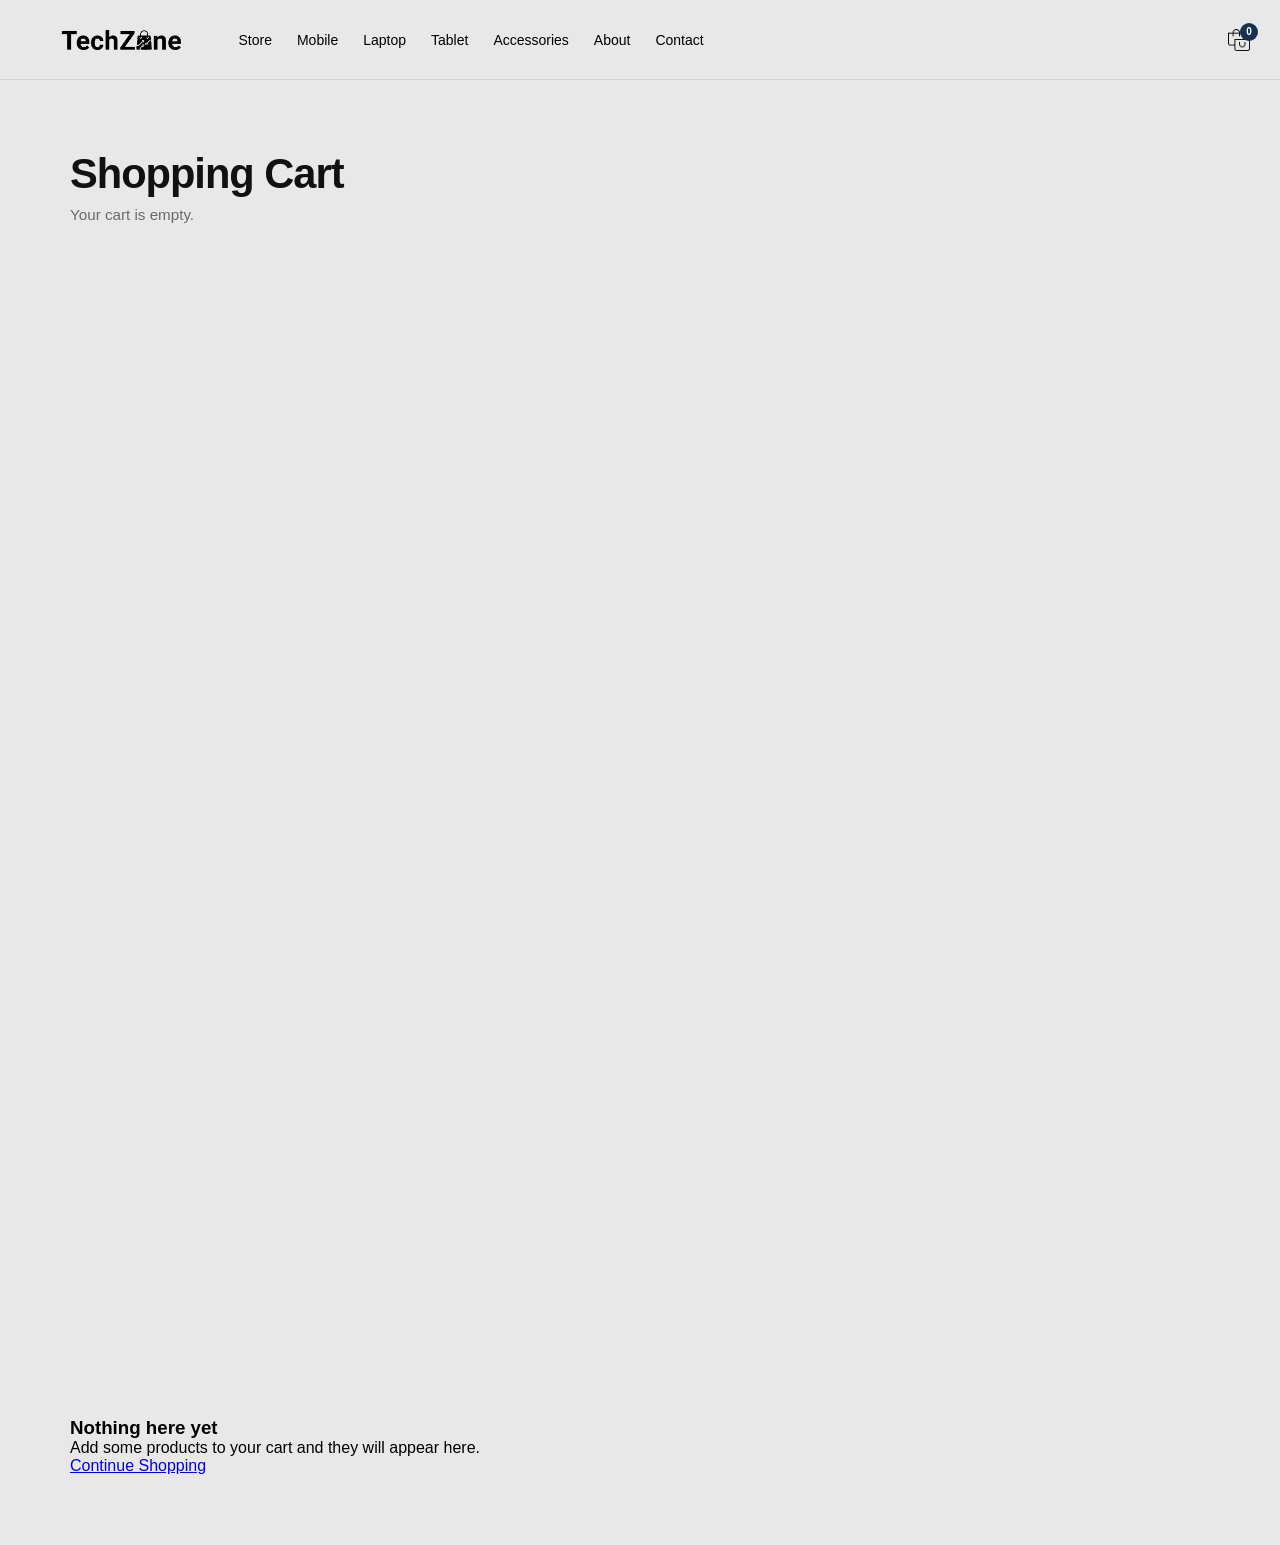
<file: cart.html>
<!DOCTYPE html>
<html lang="en">
<head>
  <meta charset="UTF-8">
  <meta name="viewport" content="width=device-width, initial-scale=1.0">
  <title>Cart - TechZone</title>
  <link rel="stylesheet" href="./css/style.css">

</head> <link href="https://fonts.googleapis.com/css2?family=Syne:wght@700;800&family=DM+Sans:wght@300;400;500&display=swap" rel="stylesheet">

<body>

<!-- NAVBAR -->
<header class="navbar">
  <div class="nav-left">
    <a href="index.html" class="logo">
      <img src="./images/logo.png" alt="TechZone Logo">
    </a>
    <a href="store.html">Store</a>
    <a href="#">Mobile</a>
    <a href="#">Laptop</a>
    <a href="#">Tablet</a>
    <a href="#">Accessories</a>
    <a href="index.html#about">About</a>
    <a href="index.html#contact">Contact</a>
  </div>

  <div class="nav-right">
    <a href="cart.html" class="bag">
      <img src="./images/bag.png" alt="Bag">
      <span class="cart-count" id="cart-count">0</span>
    </a>
  </div>
</header>

<!-- CART PAGE -->
<section class="cart-page">

  <h1 class="cart-page-title">Shopping Cart</h1>
  <p class="cart-page-sub" id="cart-subtitle">Loading your items...</p>

  <!-- dynamic content injected here -->
  <div id="cart-content"></div>

</section>

<!-- toast notification -->
<div class="toast" id="toast"></div>








<script>

  function getCart() {
    return JSON.parse(localStorage.getItem("cart")) || [];
  }

  function saveCart(cart) {
    localStorage.setItem("cart", JSON.stringify(cart));
  }

  function showToast(msg) {
    const t = document.getElementById("toast");
    t.textContent = msg;
    t.classList.add("show");
    setTimeout(() => t.classList.remove("show"), 2800);
  }

  function formatPrice(num) {
    return parseFloat(num).toFixed(2) + "$";
  }

  function parsePrice(price) {
    if (typeof price === "number") return price;
    return parseFloat(String(price).replace(/[^0-9.]/g, "")) || 0;
  }

  function updateCartCount() {
    const cart = getCart();
    const count = cart.reduce((sum, item) => sum + item.quantity, 0);
    const el = document.getElementById("cart-count");
    if (el) el.textContent = count;
  }

  function removeItem(index) {
    const cart = getCart();
    cart.splice(index, 1);
    saveCart(cart);
    render();
    showToast("Item removed from cart");
  }

  function changeQty(index, delta) {
    const cart = getCart();
    cart[index].quantity = Math.max(1, cart[index].quantity + delta);
    saveCart(cart);
    render();
  }

  function handleCheckout() {
    const cart = getCart();
    if (cart.length === 0) return;

    showToast("Order placed successfully! Thank you 🎉");

    setTimeout(() => {
      localStorage.removeItem("cart");
      render();
    }, 1800);
  }

  function render() {
    updateCartCount();

    const cart = getCart();
    const container = document.getElementById("cart-content");
    const subtitle  = document.getElementById("cart-subtitle");

    if (cart.length === 0) {
      subtitle.textContent = "Your cart is empty.";

      container.innerHTML = `
        <div class="cart-empty">
          <div class="cart-empty-icon">
            <svg viewBox="0 0 24 24" fill="none" stroke-width="1.5" stroke-linecap="round" stroke-linejoin="round">
              <path d="M6 2L3 6v14a2 2 0 002 2h14a2 2 0 002-2V6l-3-4z"/>
              <line x1="3" y1="6" x2="21" y2="6"/>
              <path d="M16 10a4 4 0 01-8 0"/>
            </svg>
          </div>

          <h3>Nothing here yet</h3>
          <p>Add some products to your cart and they will appear here.</p>
          <a href="index.html">Continue Shopping</a>
        </div>
      `;
      return;
    }

    const totalItems = cart.reduce((s, i) => s + i.quantity, 0);
    subtitle.textContent = totalItems === 1 ? "1 item in your cart" : `${totalItems} items in your cart`;

    const subtotal = cart.reduce((s, i) => s + parsePrice(i.price) * i.quantity, 0);
    const shipping = subtotal > 500 ? 0 : 9.99;
    const total    = subtotal + shipping;

    const itemsHTML = cart.map((item, index) => {
      const lineTotal = parsePrice(item.price) * item.quantity;

      return `
        <div class="cart-item" style="animation-delay:${index * 0.06}s">
          <img class="cart-item-img"
               src="${item.image || './images/placeholder.jpg'}"
               alt="${item.name}"
               onerror="this.src='./images/placeholder.jpg'">

          <div class="cart-item-details">
            <div class="cart-item-name">${item.name}</div>
            <div class="cart-item-variant">${item.storage || ''} ${item.color ? '· ' + item.color : ''}</div>
            <div class="cart-item-price">${formatPrice(parsePrice(item.price))} each</div>
          </div>

          <div class="cart-item-controls">
            <div class="qty-control">
              <button class="qty-btn" onclick="changeQty(${index}, -1)">−</button>
              <span class="qty-value">${item.quantity}</span>
              <button class="qty-btn" onclick="changeQty(${index}, +1)">+</button>
            </div>

            <div class="cart-item-total">
              <span class="line-total">${formatPrice(lineTotal)}</span>

              <button class="remove-btn" onclick="removeItem(${index})">
                <svg viewBox="0 0 24 24" fill="none" stroke-width="1.8" stroke-linecap="round" stroke-linejoin="round">
                  <polyline points="3 6 5 6 21 6"/>
                  <path d="M19 6l-1 14H6L5 6"/>
                  <path d="M10 11v6M14 11v6"/>
                  <path d="M9 6V4h6v2"/>
                </svg>
                Remove
              </button>
            </div>

          </div>
        </div>
      `;
    }).join('');

    container.innerHTML = `
      <div class="cart-layout">

        <div class="cart-items-list">
          ${itemsHTML}
        </div>

        <div class="cart-summary-box">
          <div class="summary-title">Order Summary</div>

          <div class="summary-row">
            <span>Subtotal (${totalItems} item${totalItems > 1 ? 's' : ''})</span>
            <span>${formatPrice(subtotal)}</span>
          </div>

          <div class="summary-row">
            <span>Shipping</span>
            <span>${shipping === 0 ? 'Free' : formatPrice(shipping)}</span>
          </div>

          <div class="summary-divider"></div>

          <div class="summary-total">
            <span class="summary-total-label">Total</span>
            <span class="summary-total-amount">${formatPrice(total)}</span>
          </div>

          <button class="checkout-btn" onclick="handleCheckout()">
            Proceed to Checkout →
          </button>

          <a href="index.html" class="continue-link">← Continue Shopping</a>
        </div>

      </div>
    `;
  }

  render();

</script>

</body>
</html>
</file>
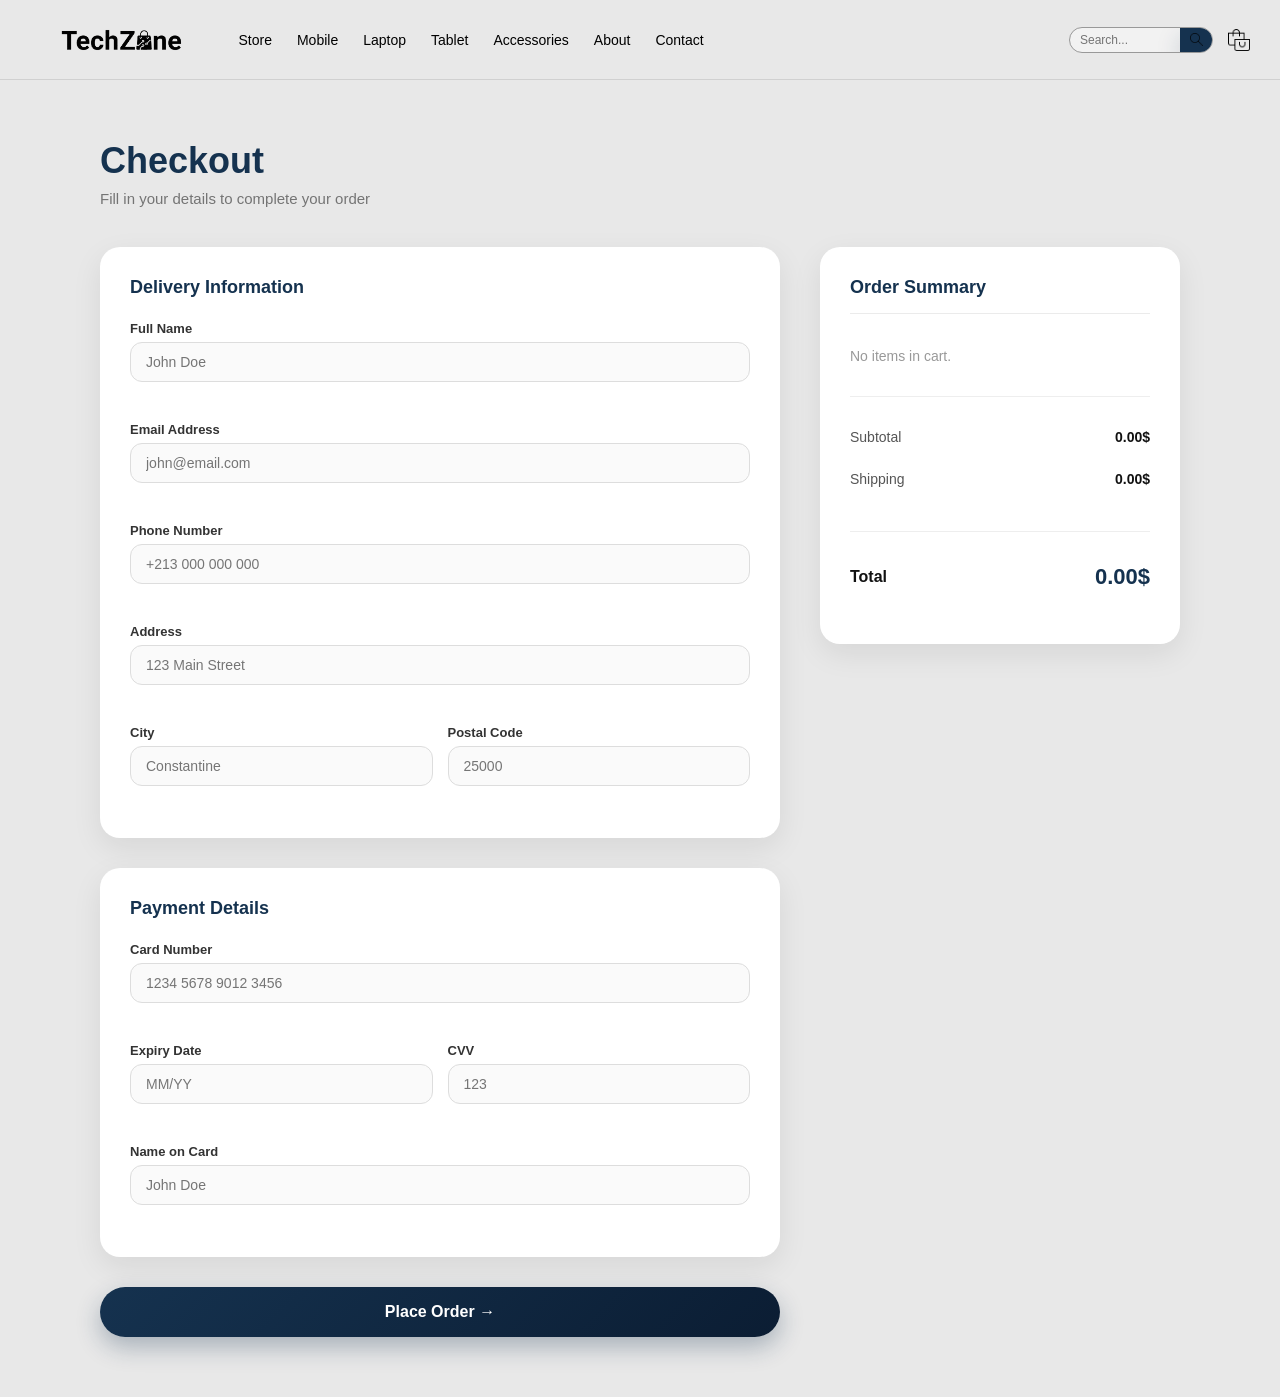
<file: checkout.html>
<!DOCTYPE html>
<html lang="en">
<head>
    <meta charset="UTF-8">
    <meta name="viewport" content="width=device-width, initial-scale=1.0">
    <title>Checkout - TechZone</title>
    <link rel="stylesheet" href="./css/style.css">
</head>

<body>

<!-- NAVBAR -->
<header class="navbar">
    <div class="nav-left">
        <a href="index.html" class="logo">
            <img src="./images/logo.png" alt="TechZone Logo">
        </a>
        <a href="#">Store</a>
        <a href="#">Mobile</a>
        <a href="#">Laptop</a>
        <a href="#">Tablet</a>
        <a href="#">Accessories</a>
        <a href="#">About</a>
        <a href="#">Contact</a>
    </div>
    <div class="nav-right">
        <div class="search-box">
            <input type="text" class="search-bar" placeholder="Search...">
            <button class="search-btn">
                <img class="loupe" src="./images/loupe.png" alt="Search">
            </button>
        </div>
        <a href="cart.html" class="bag">
            <img src="./images/bag.png" alt="Bag">
        </a>
    </div>
</header>

<!-- CHECKOUT PAGE -->
<section class="checkout-page">

    <h1 class="checkout-title">Checkout</h1>
    <p class="checkout-sub">Fill in your details to complete your order</p>

    <div class="checkout-layout">

        <!-- LEFT: Form -->
        <div class="checkout-form-box">

            <!-- Delivery Info -->
            <div class="form-section">
                <h2 class="form-section-title">Delivery Information</h2>

                <div class="form-group">
                    <label>Full Name</label>
                    <input type="text" id="full-name" placeholder="John Doe">
                    <span class="error-msg" id="error-name"></span>
                </div>

                <div class="form-group">
                    <label>Email Address</label>
                    <input type="email" id="email" placeholder="john@email.com">
                    <span class="error-msg" id="error-email"></span>
                </div>

                <div class="form-group">
                    <label>Phone Number</label>
                    <input type="tel" id="phone" placeholder="+213 000 000 000">
                    <span class="error-msg" id="error-phone"></span>
                </div>

                <div class="form-group">
                    <label>Address</label>
                    <input type="text" id="address" placeholder="123 Main Street">
                    <span class="error-msg" id="error-address"></span>
                </div>

                <div class="form-row">
                    <div class="form-group">
                        <label>City</label>
                        <input type="text" id="city" placeholder="Constantine">
                        <span class="error-msg" id="error-city"></span>
                    </div>
                    <div class="form-group">
                        <label>Postal Code</label>
                        <input type="text" id="postal" placeholder="25000">
                        <span class="error-msg" id="error-postal"></span>
                    </div>
                </div>

            </div>

            <!-- Payment Info -->
            <div class="form-section">
                <h2 class="form-section-title">Payment Details</h2>

                <div class="form-group">
                    <label>Card Number</label>
                    <input type="text" id="card-number" placeholder="1234 5678 9012 3456" maxlength="19">
                    <span class="error-msg" id="error-card"></span>
                </div>

                <div class="form-row">
                    <div class="form-group">
                        <label>Expiry Date</label>
                        <input type="text" id="expiry" placeholder="MM/YY" maxlength="5">
                        <span class="error-msg" id="error-expiry"></span>
                    </div>
                    <div class="form-group">
                        <label>CVV</label>
                        <input type="text" id="cvv" placeholder="123" maxlength="3">
                        <span class="error-msg" id="error-cvv"></span>
                    </div>
                </div>

                <div class="form-group">
                    <label>Name on Card</label>
                    <input type="text" id="card-name" placeholder="John Doe">
                    <span class="error-msg" id="error-card-name"></span>
                </div>

            </div>

            <button class="place-order-btn" onclick="placeOrder()">
                Place Order →
            </button>

        </div>

        <!-- RIGHT: Order Summary -->
        <div class="checkout-summary-box">
            <div class="summary-title">Order Summary</div>
            <div id="checkout-items"></div>
            <div class="summary-divider"></div>

            <div class="summary-row">
                <span>Subtotal</span>
                <span id="checkout-subtotal">0.00$</span>
            </div>
            <div class="summary-row">
                <span>Shipping</span>
                <span id="checkout-shipping">0.00$</span>
            </div>

            <div class="summary-divider"></div>

            <div class="summary-total">
                <span class="summary-total-label">Total</span>
                <span class="summary-total-amount" id="checkout-total">0.00$</span>
            </div>
        </div>

    </div>

</section>

<!-- Success Popup -->
<div class="success-overlay" id="success-overlay">
    <div class="success-box">
        <div class="success-icon">✓</div>
        <h2>Order Placed!</h2>
        <p>Thank you for your purchase. Your order is being processed.</p>
        <a href="index.html" class="success-btn">Back to Home</a>
    </div>
</div>












<script>

// --- Load cart and show summary ---
function getCart() {
    return JSON.parse(localStorage.getItem("cart")) || [];
}

function parsePrice(price) {
    if (typeof price === "number") return price;
    return parseFloat(String(price).replace(/[^0-9.]/g, "")) || 0;
}

function formatPrice(num) {
    return parseFloat(num).toFixed(2) + "$";
}

function loadSummary() {
    const cart = getCart();
    const container = document.getElementById("checkout-items");

    if (cart.length === 0) {
        container.innerHTML = "<p style='color:#999;font-size:14px;'>No items in cart.</p>";
        return;
    }

    let html = "";
    let subtotal = 0;

    cart.forEach(item => {
        const lineTotal = parsePrice(item.price) * item.quantity;
        subtotal += lineTotal;

        html += `
            <div class="checkout-item">
                <img src="${item.image || ''}" alt="${item.name}"
                     onerror="this.style.display='none'">
                <div class="checkout-item-info">
                    <p class="checkout-item-name">${item.name}</p>
                    <p class="checkout-item-variant">${item.storage || ''} ${item.color ? '· ' + item.color : ''}</p>
                    <p class="checkout-item-qty">Qty: ${item.quantity}</p>
                </div>
                <p class="checkout-item-price">${formatPrice(lineTotal)}</p>
            </div>
        `;
    });

    const shipping = subtotal > 500 ? 0 : 9.99;
    const total = subtotal + shipping;

    container.innerHTML = html;
    document.getElementById("checkout-subtotal").textContent = formatPrice(subtotal);
    document.getElementById("checkout-shipping").textContent = shipping === 0 ? "Free" : formatPrice(shipping);
    document.getElementById("checkout-total").textContent = formatPrice(total);
}

// --- Format card number with spaces ---
document.getElementById("card-number").addEventListener("input", function() {
    let val = this.value.replace(/\D/g, "").substring(0, 16);
    this.value = val.match(/.{1,4}/g)?.join(" ") || val;
});

// --- Format expiry date ---
document.getElementById("expiry").addEventListener("input", function() {
    let val = this.value.replace(/\D/g, "").substring(0, 4);
    if (val.length >= 2) val = val.substring(0, 2) + "/" + val.substring(2);
    this.value = val;
});

// --- Validation ---
function showError(id, msg) {
    document.getElementById(id).textContent = msg;
}

function clearErrors() {
    document.querySelectorAll(".error-msg").forEach(el => el.textContent = "");
}

function validateForm() {
    clearErrors();
    let valid = true;

    const name = document.getElementById("full-name").value.trim();
    const email = document.getElementById("email").value.trim();
    const phone = document.getElementById("phone").value.trim();
    const address = document.getElementById("address").value.trim();
    const city = document.getElementById("city").value.trim();
    const postal = document.getElementById("postal").value.trim();
    const cardNumber = document.getElementById("card-number").value.trim();
    const expiry = document.getElementById("expiry").value.trim();
    const cvv = document.getElementById("cvv").value.trim();
    const cardName = document.getElementById("card-name").value.trim();

    if (!name) { showError("error-name", "Full name is required"); valid = false; }
    if (!email || !email.includes("@")) { showError("error-email", "Valid email is required"); valid = false; }
    if (!phone) { showError("error-phone", "Phone number is required"); valid = false; }
    if (!address) { showError("error-address", "Address is required"); valid = false; }
    if (!city) { showError("error-city", "City is required"); valid = false; }
    if (!postal) { showError("error-postal", "Postal code is required"); valid = false; }
    if (cardNumber.replace(/\s/g, "").length < 16) { showError("error-card", "Valid card number is required"); valid = false; }
    if (expiry.length < 5) { showError("error-expiry", "Valid expiry date is required"); valid = false; }
    if (cvv.length < 3) { showError("error-cvv", "Valid CVV is required"); valid = false; }
    if (!cardName) { showError("error-card-name", "Name on card is required"); valid = false; }

    return valid;
}

// --- Place Order ---
function placeOrder() {
    if (!validateForm()) return;

    // Clear cart
    localStorage.removeItem("cart");

    // Show success popup
    document.getElementById("success-overlay").style.display = "flex";
}

loadSummary();

</script>
</body>
</html>
</file>
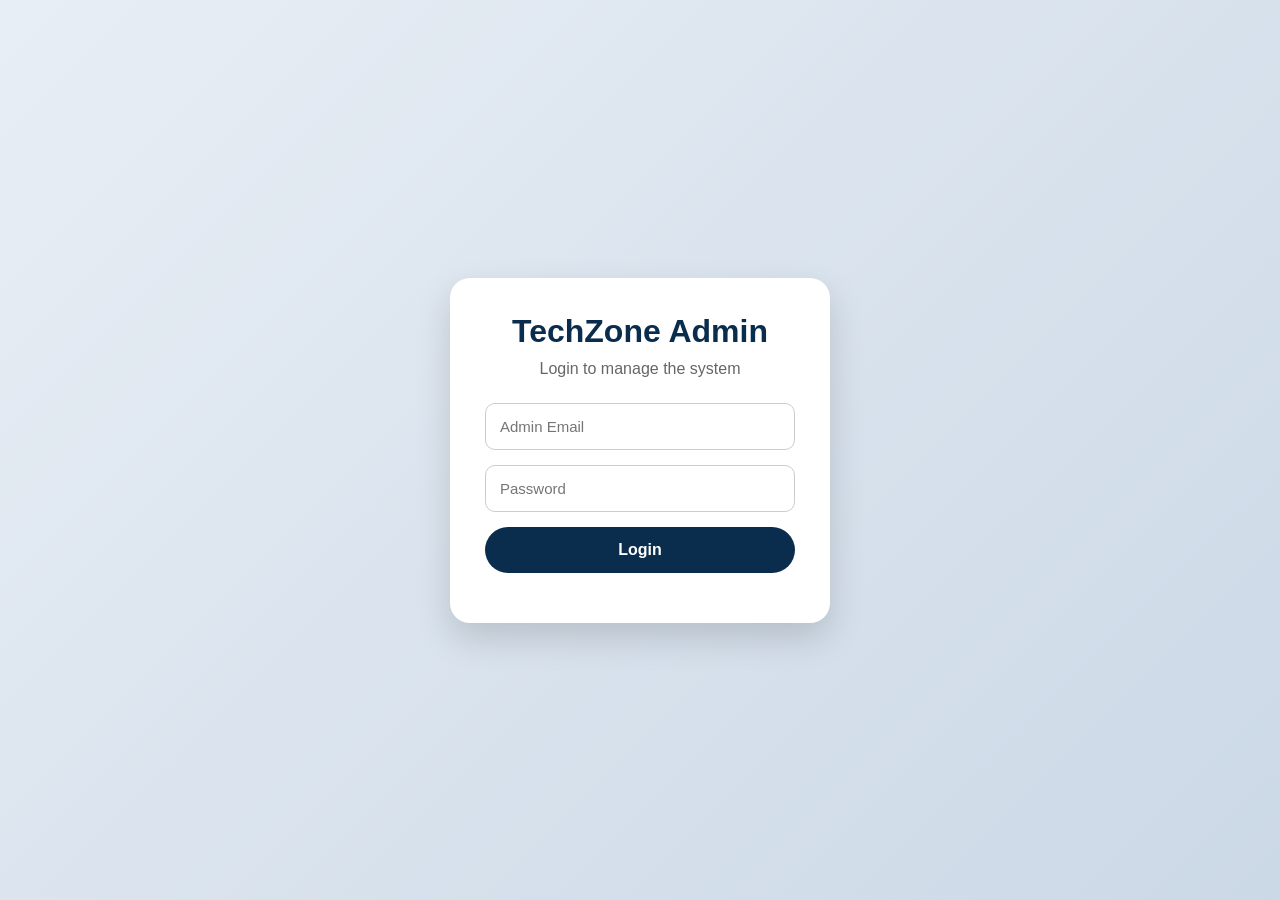
<file: admin/dashboard.html>
<!DOCTYPE html>
<html lang="en">
<head>
  <meta charset="UTF-8">
  <meta name="viewport" content="width=device-width, initial-scale=1.0">
  <title>Admin Dashboard</title>
  <link rel="stylesheet" href="../css/admin.css">
</head>
<body class="admin-body">

  <div class="sidebar">
    <h2>TechZone</h2>
    <a href="dashboard.html">Dashboard</a>
    <a href="products.html">Products</a>
    <a href="orders.html">Orders</a>
    <a href="users.html">Users</a>
    <button id="logoutBtn">Logout</button>
  </div>

  <div class="main-content">
    <h1>Admin Dashboard</h1>
    <p>Welcome back, Admin</p>

    <div class="stats-container">
      <div class="stat-card">
        <h3>Total Products</h3>
        <p>12</p>
      </div>

      <div class="stat-card">
        <h3>Current Orders</h3>
        <p>5</p>
      </div>

      <div class="stat-card">
        <h3>Registered Users</h3>
        <p>8</p>
      </div>

      <div class="stat-card">
        <h3>Low Stock</h3>
        <p>3</p>
      </div>
    </div>

    <div class="dashboard-box">
      <h2>Quick Search</h2>
      <input type="text" placeholder="Search products, orders, users...">
      <button>Search</button>
    </div>
  </div>

  <script src="../js/admin.js"></script>
</body>
</html>
</file>
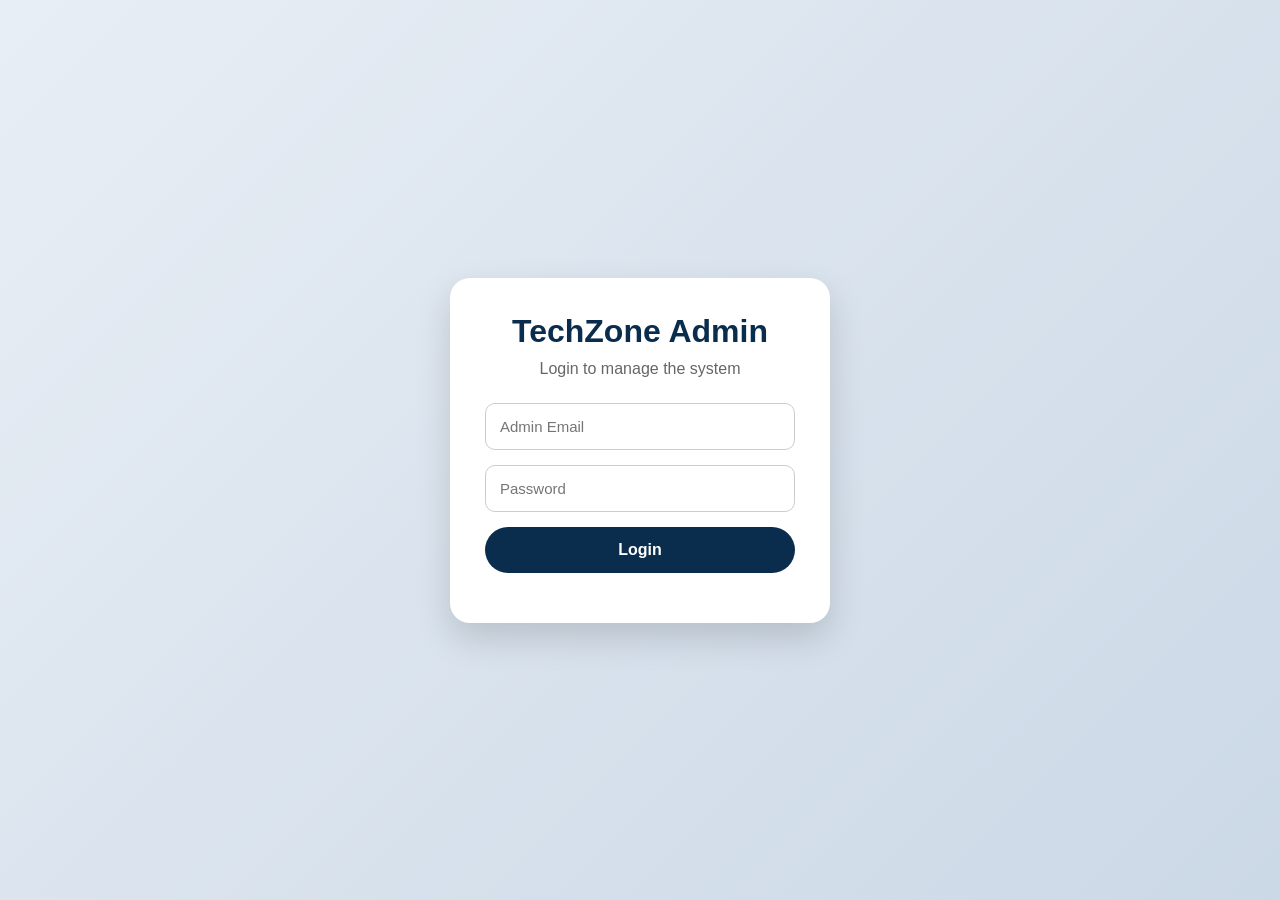
<file: admin/login.html>
<!DOCTYPE html>
<html lang="en">
<head>
  <meta charset="UTF-8">
  <meta name="viewport" content="width=device-width, initial-scale=1.0">
  <title>TechZone Admin</title>

  <!-- Main site style (optional but nice) -->
  <link rel="stylesheet" href="../css/style.css">

  <!-- Admin style -->
  <link rel="stylesheet" href="../css/admin.css">
</head>

<body>

  <div class="login-box">
    <h1>TechZone Admin</h1>
    <p>Login to manage the system</p>

    <input type="email" id="email" placeholder="Admin Email">
    <input type="password" id="password" placeholder="Password">

    <button id="loginBtn">Login</button>

    <div id="errorMessage" class="error"></div>
  </div>

  <script src="../js/admin.js"></script>
</body>
</html>
</file>
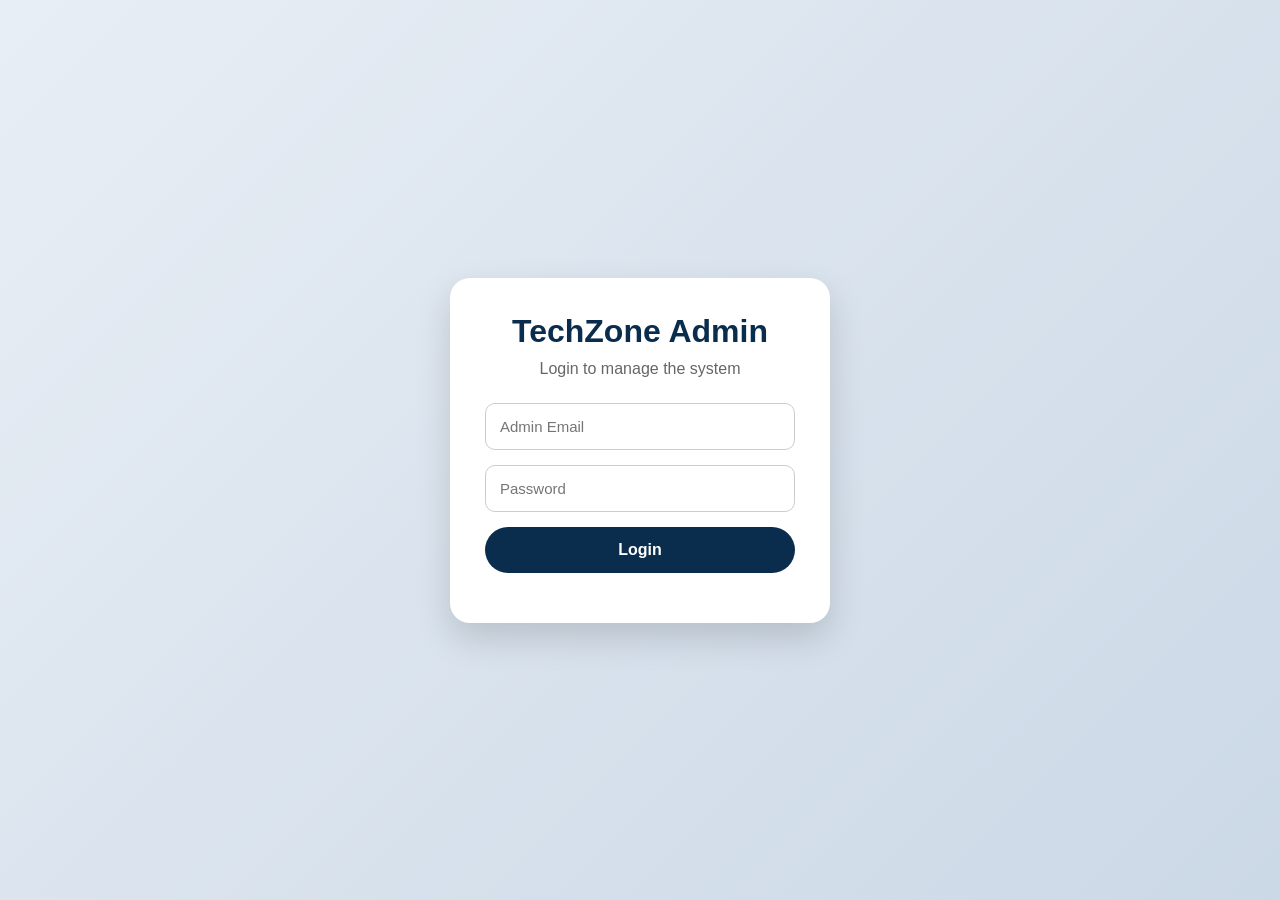
<file: admin/orders.html>
<!DOCTYPE html>
<html lang="en">
<head>
  <meta charset="UTF-8">
  <meta name="viewport" content="width=device-width, initial-scale=1.0">
  <title>Order Management</title>
  <link rel="stylesheet" href="../css/admin.css">
</head>

<body class="admin-body">

  <div class="sidebar">
    <h2>TechZone</h2>
    <a href="dashboard.html">Dashboard</a>
    <a href="products.html">Products</a>
    <a href="orders.html">Orders</a>
    <a href="users.html">Users</a>
    <button id="logoutBtn">Logout</button>
  </div>

  <div class="main-content">
    <h1>Order Management</h1>
    <p>View customer orders and update their status.</p>

    <div class="table-box">
      <h2>Customer Orders</h2>

      <button id="exportOrdersBtn" class="export-btn">Export Order History</button>

      <table>
        <thead>
          <tr>
            <th>Order ID</th>
            <th>Customer</th>
            <th>Product</th>
            <th>Total</th>
            <th>Status</th>
            <th>Update</th>
          </tr>
        </thead>

        <tbody id="ordersTableBody"></tbody>
      </table>
    </div>
  </div>

  <script src="../js/admin.js"></script>
</body>
</html>
</file>
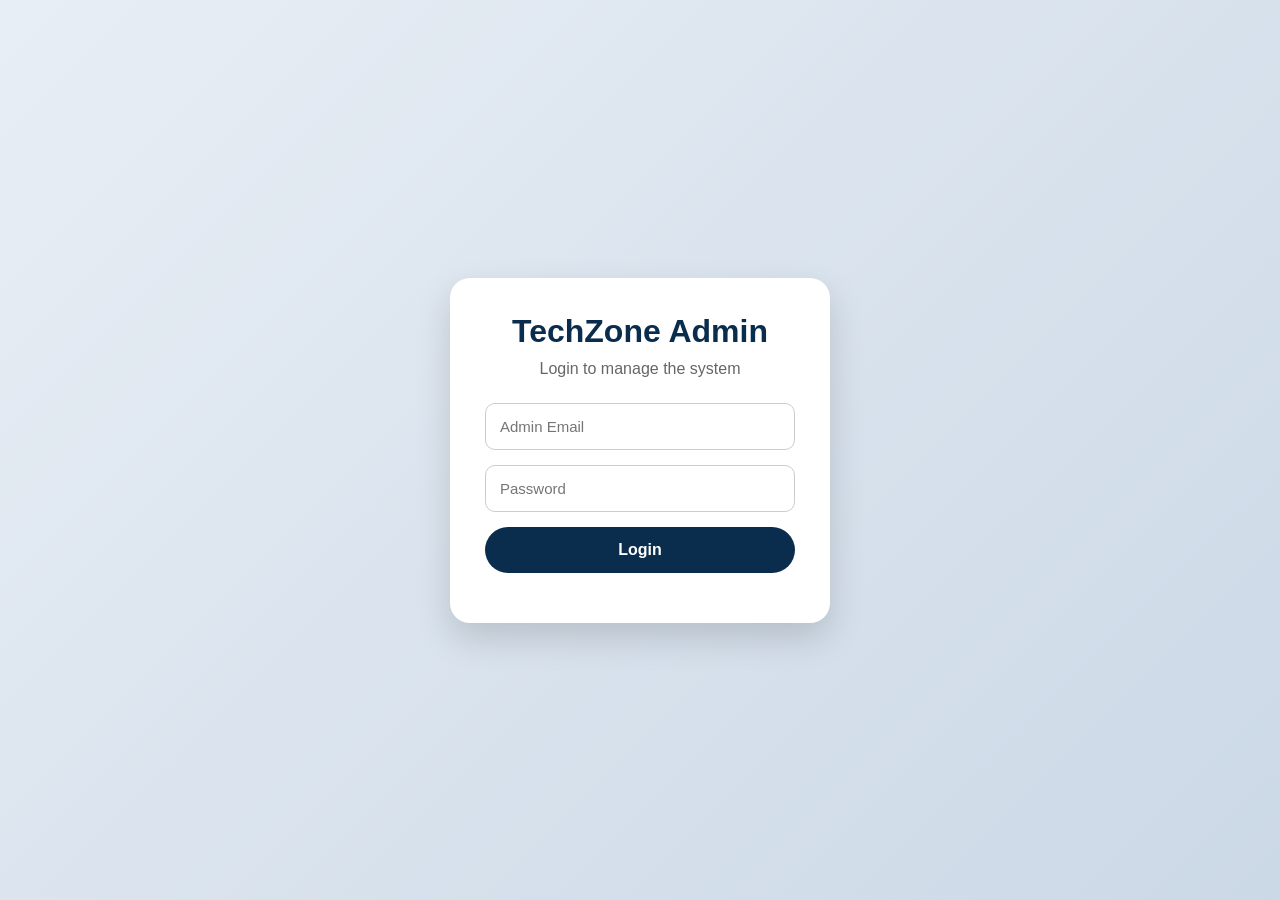
<file: admin/products.html>
<!DOCTYPE html>
<html lang="en">
<head>
  <meta charset="UTF-8">
  <meta name="viewport" content="width=device-width, initial-scale=1.0">
  <title>Product Management</title>
  <link rel="stylesheet" href="../css/admin.css">
</head>
<body class="admin-body">

  <div class="sidebar">
    <h2>TechZone</h2>
    <a href="dashboard.html">Dashboard</a>
    <a href="products.html">Products</a>
    <a href="orders.html">Orders</a>
    <a href="users.html">Users</a>
    <button id="logoutBtn">Logout</button>
  </div>

  <div class="main-content">
    <h1>Product Management</h1>
    <p>Add, edit, and remove store products.</p>

    <div class="form-box">
      <h2>Add New Product</h2>

      <input type="text" id="productName" placeholder="Product Name">
      <input type="text" id="productBrand" placeholder="Brand">
      <input type="number" id="productPrice" placeholder="Price">
    <select id="productCategory">
      <option value="">Select Category</option>
      <option value="smartphones">Smartphones</option>
      <option value="laptops">Laptops</option>
      <option value="tablets">Tablets</option>
      <option value="accessories">Accessories</option>
    </select>
      <input type="text" id="productSpecs" placeholder="Specs">
      <input type="number" id="productQuantity" placeholder="Quantity">
      <input type="text" id="productImage" placeholder="Image name / URL">

      <button id="addProductBtn">Add Product</button>
    </div>

    <div class="table-box">
      <h2>Product List</h2> 

      <input type="text" id="searchProduct" placeholder="Search product...">

      <table>
        <thead>
          <tr>
            <th>Name</th>
            <th>Brand</th>
            <th>Price</th>
            <th>Category</th>
            <th>Quantity</th>
            <th>Actions</th>
          </tr>
        </thead>

        <tbody id="productTableBody">
        </tbody>
      </table>
    </div>
  </div>

  <script src="../js/admin.js"></script>
</body>
</html>
</file>
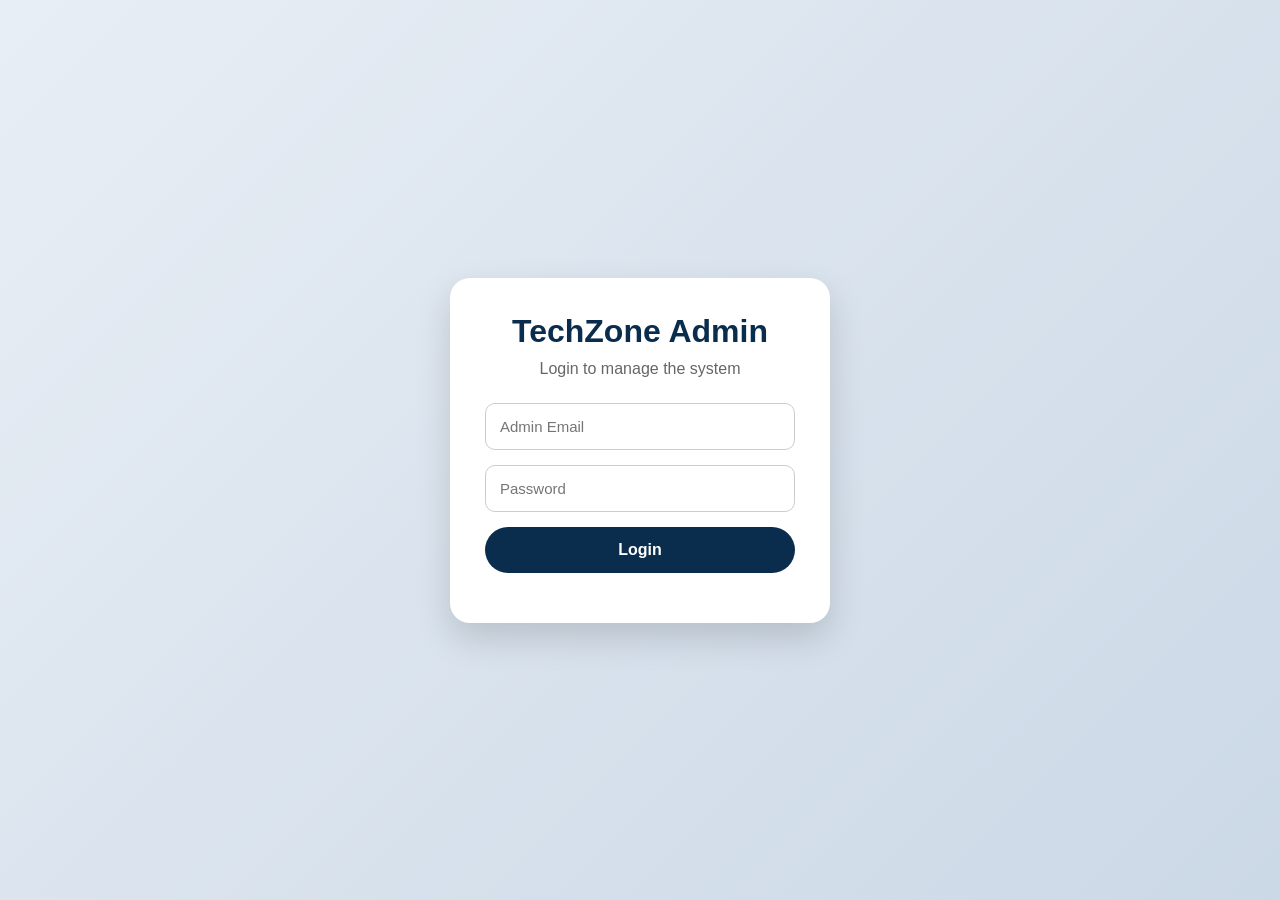
<file: admin/users.html>
<!DOCTYPE html>
<html lang="en">
<head>
  <meta charset="UTF-8">
  <meta name="viewport" content="width=device-width, initial-scale=1.0">
  <title>User Management</title>
  <link rel="stylesheet" href="../css/admin.css">
</head>

<body class="admin-body">

  <div class="sidebar">
    <h2>TechZone</h2>
    <a href="dashboard.html">Dashboard</a>
    <a href="products.html">Products</a>
    <a href="orders.html">Orders</a>
    <a href="users.html">Users</a>
    <button id="logoutBtn">Logout</button>
  </div>

  <div class="main-content">
    <h1>User Management</h1>
    <p>View users, assign roles, block or delete accounts.</p>

    <div class="table-box">
      <h2>Registered Users</h2>

      <table>
        <thead>
          <tr>
            <th>User ID</th>
            <th>Name</th>
            <th>Email</th>
            <th>Role</th>
            <th>Status</th>
            <th>Actions</th>
          </tr>
        </thead>

        <tbody id="usersTableBody"></tbody>
      </table>
    </div>
  </div>

  <script src="../js/admin.js"></script>
</body>
</html>
</file>
<file: css/style.css>
/* RESET */
* {
    margin: 0;
    padding: 0;
    box-sizing: border-box;
}

/* BODY */
body {
    background-color: #E8E8E8;
    color: black;
    font-family: Arial, sans-serif;
}

/* NAVBAR */
.navbar {
    height: 80px;
    width: 100%;

    display: flex;
    justify-content: space-between;
    align-items: center;

    padding: 0 30px;

    background: #E8E8E8;

    border-bottom: 1px solid rgba(0, 0, 0, 0.1);
}

/* LEFT SIDE */
.nav-left {
    display: flex;
    align-items: center;
    gap: 25px;
}

/* LINKS */
.nav-left a {
    text-decoration: none;
    color: black;
    font-size: 14px;
    font-weight: 500;
}

.nav-left a:hover {
    opacity: 0.6;
}

/* LOGO */
.logo img {
    height: 100px;
    width: auto;
    display: block;
}

/* RIGHT SIDE */
.nav-right {
    display: flex;
    align-items: center;
    gap: 15px;
}

/* SEARCH BAR */

.search-box {
    display: flex;
    align-items: center;
    border: 1px solid #999;
    border-radius: 20px;
    overflow: hidden;
    background: #F2F2F2;
    height: 26px;
}

.search-bar {
    border: none;
    outline: none;
    padding: 0 10px;
    width: 110px;
    height: 100%;
    font-size: 12px;
    background: transparent;
}

.search-btn {
    border: none;
    background: #15324F;
    width: 32px;
    height: 100%;
    cursor: pointer;

    display: flex;
    justify-content: center;
    align-items: center;
    box-shadow: 0px 10px 25px rgba(21, 50, 79, 0.2);
}

.loupe {
    width: 13px;
    height: 13px;
}


.bag img {
    width: 22px;
    height: 22px;
    display: block;
}
.bag {
    display: flex;
    align-items: center;
}




/* HERO SECTION */
.hero {
    display: flex;
    align-items: center;
    height: calc(100vh - 80px);
    padding: 0 50px;
    gap: 40px;
    overflow: hidden;
    background: radial-gradient(circle at 20% 30%, rgba(21, 50, 79, 0.35), transparent 60%),
        radial-gradient(circle at 80% 70%, rgba(0, 113, 227, 0.22), transparent 65%),
        radial-gradient(circle at 50% 90%, rgba(255, 255, 255, 0.25), transparent 70%),
        linear-gradient(135deg, #f2f2f2, #d9d9d9);


    border-radius: 30px;
    margin: 20px 40px;
}

/* LEFT TEXT - untouched by animation */
.hero-text {
    width: 50%;
    flex-shrink: 0;

    display: flex;
    flex-direction: column;
    gap: 18px;
}

/* Make it premium */
.hero-text h1 {
    font-size: 3.2rem;
    font-weight: 800;
    color: #111;
    line-height: 1.1;
    letter-spacing: -1px;
}

/* Apple style paragraph */
.hero-text p {
    font-size: 1.05rem;
    color: rgba(0, 0, 0, 0.65);
    line-height: 1.6;
    max-width: 420px;
}

/* Button classy */
.hero-text button {
    width: fit-content;
    padding: 12px 30px;

    background: linear-gradient(135deg, #15324F, #0b1d33);
    color: white;

    border: none;
    border-radius: 30px;

    font-size: 14px;
    font-weight: 600;
    letter-spacing: 0.3px;

    cursor: pointer;
    transition: 0.25s;

    box-shadow: 0px 10px 25px rgba(21, 50, 79, 0.25);
}

.hero-text button:hover {
    transform: translateY(-2px);
    opacity: 0.95;
}
/* ── THE BORDERED BOX (right side) ── */
.slider-box {
    position: relative;
    width: 50%;
    flex-shrink: 0;
    height: 380px;

    /* clips animation strictly inside the box */
    overflow: hidden;

    /* fades images at left & right edges */
    -webkit-mask-image: linear-gradient(
        to right,
        transparent 0%,
        black 10%,
        black 90%,
        transparent 100%
    );
    mask-image: linear-gradient(
        to right,
        transparent 0%,
        black 10%,
        black 90%,
        transparent 100%
    );
}

/* "Featured Products" tag sitting ON the top border */


/* INNER SCROLL AREA */
.hero-slider {
    width: 100%;
    height: 100%;
    overflow: hidden;
    display: flex;
    align-items: center;
}

/* SCROLLING TRACK */
.slider {
    display: flex;
    gap: 16px;
    width: max-content;
    flex-shrink: 0;
    animation: scroll 10s linear infinite;
    padding: 20px 0;
}

.slider:hover {
    animation-play-state: paused;
}
/* FILTER SECTION */
.filter-section {
    display: flex;
    flex-wrap: wrap;
    gap: 20px;
    padding: 30px 60px;
    background: #F2F2F2;
}

.filter-group {
    display: flex;
    align-items: center;
    gap: 10px;
    flex-wrap: wrap;
}

.filter-group p {
    font-weight: 700;
    font-size: 14px;
    color: #15324F;
}

.filter-btn {
    padding: 7px 18px;
    border-radius: 20px;
    border: 1.5px solid #ccc;
    background: white;
    font-size: 13px;
    cursor: pointer;
    transition: 0.2s;
}

.filter-btn:hover {
    border-color: #15324F;
    color: #15324F;
}

.filter-btn.active {
    background: #15324F;
    color: white;
    border-color: transparent;
}

/* IMAGES */
.slider img {
    width: 180px;
    height: 280px;
    object-fit: cover;
    border-radius: 14px;
    flex-shrink: 0;
    box-shadow: 0px 10px 30px rgba(0,0,0,0.15);
    transition: transform 0.3s ease, box-shadow 0.3s ease;
}

.slider img:hover {
    transform: scale(1.05) translateY(-4px);
    box-shadow: 0px 20px 40px rgba(0,0,0,0.2);
}

/* ANIMATION */
@keyframes scroll {
    0%   { transform: translateX(0); }
    100% { transform: translateX(-50%); }
}



.products {
  padding: 60px;
  background:  rgba(237, 237, 237, 0.87);
}


.product-container {
  display: grid;
  grid-template-columns: repeat(6, 1fr);
  gap: 25px;
}

/* Card design */
 
.product-card {
   text-decoration: none; 
   color: inherit; 
   display: flex; 
   flex-direction: column; 
   justify-content: space-between;
}

.product-card {
    background: white;
    padding: 15px;
    border-radius: 14px;
    box-shadow: 0px 10px 25px rgba(0, 0, 0, 0.12);
    transition: transform 0.3s ease, box-shadow 0.3s ease;
    position: relative;
    }


/* IMAGE CONTAINER */
.product-card img {
  width: 100%;
  height: 160px; /* fixed image space */
  object-fit: contain; /* keeps image ratio (VERY IMPORTANT) */
  margin-bottom: 10px;
}

.products h2 {
    font-size: 32px;
    font-weight: 800;
    color: #15324F;
    text-align: center;
    margin-bottom: 40px;
}

/* Title */
.product-card h3 {
  font-size: 18px;
  font-weight: 600;
  color: #111;
  margin-bottom: 5px;
}

/* Price */
.product-card p {
  font-size: 16px;
  color: #666;
  margin-bottom: 15px;
}


.badge {
  position: absolute;
  top: 12px;
  left: 12px;

  background: #15324F;
  color: white;

  font-size: 11px;
  padding: 4px 10px;
  border-radius: 12px;

  font-weight: 500;
}

/* Hover effects  */
.product-card:hover {
  transform: translateY(-8px);
  box-shadow: 0px 18px 35px rgba(0, 0, 0, 0.18);
}

.product-card:hover img {
  transform: scale(1.05);
}

@media (max-width: 1000px) {
  .product-container {
    grid-template-columns: repeat(2, 1fr);
  }
}

@media (max-width: 600px) {
  .product-container {
    grid-template-columns: 1fr;
  }
}

/* More button */
.products-more {
  margin-top: 50px;
  text-align: center;
}

.more-btn {
  text-decoration: none;
  padding: 10px 26px;
  border-radius: 25px;

  background: linear-gradient(135deg, #15324F, #0b1d33);
  color: white;

  font-size: 13px;
  font-weight: 600;

  transition: 0.3s;
  display: inline-block;

  box-shadow: 0px 10px 25px rgba(21, 50, 79, 0.2);
}

.more-btn:hover {
  transform: translateY(-3px);
  box-shadow: 0px 15px 35px rgba(21, 50, 79, 0.3);
}


/* ===========================
   ABOUT SECTION
=========================== */
.about {
    padding: 90px 60px;
    background: #F2F2F2; /* light */
    text-align: center;
}

.about h2 {
    font-size: 36px;
    font-weight: 800;
    color: #15324F;
    margin-bottom: 30px;
}

.about-content {
    max-width: 900px;
    margin: auto;
    padding: 50px;
    border-radius: 25px;

    background: rgba(255, 255, 255, 0.6);
    backdrop-filter: blur(12px);

    border: 1px solid rgba(0, 0, 0, 0.08);

    box-shadow: 0px 15px 40px rgba(0, 0, 0, 0.12);
}

.about-content p {
    font-size: 16px;
    line-height: 1.8;
    color: rgba(0, 0, 0, 0.65);
}


/* ===========================
   CONTACT SECTION
=========================== */
.contact {
    padding: 90px 60px;
    background: #15324F; /* dark blue */
    text-align: center;
}

.contact h2 {
    font-size: 36px;
    font-weight: 800;
    color: white;
    margin-bottom: 30px;
}

.contact-info p {
    font-size: 16px;
    margin-bottom: 15px;
    color: rgba(255, 255, 255, 0.8);
}

.contact-content {
    max-width: 900px;
    margin: auto;
    padding: 50px;
    border-radius: 25px;

    background: rgba(255, 255, 255, 0.08);
    backdrop-filter: blur(12px);

    border: 1px solid rgba(255, 255, 255, 0.2);

    box-shadow: 0px 20px 50px rgba(0, 0, 0, 0.4);
}

/* hover effect like apple */
.contact-content:hover,
.about-content:hover {
    transform: translateY(-3px);
    transition: 0.3s;
}

/* ===========================
   PRODUCT PAGE
=========================== */

.product-page {
    display: flex;
    gap: 60px;
    padding: 60px;
    background: #F2F2F2;
    margin: 20px 40px;
    border-radius: 25px;
    box-shadow: 0px 15px 40px rgba(0, 0, 0, 0.1);
}

/* ── LEFT: Images ── */
.product-images {
    display: flex;
    flex-direction: column;
    gap: 15px;
    width: 45%;
    flex-shrink: 0;
}

#product-image {
    width: 100%;
    height: 380px;
    object-fit: contain;
    border-radius: 18px;
    background: white;
    padding: 20px;
    box-shadow: 0px 10px 30px rgba(0, 0, 0, 0.1);
}

/* Thumbnails row */
.thumbnails {
    display: flex;
    gap: 12px;
}

.thumb {
    width: 80px;
    height: 80px;
    object-fit: contain;
    border-radius: 12px;
    background: white;
    padding: 8px;
    cursor: pointer;
    border: 2px solid transparent;
    box-shadow: 0px 5px 15px rgba(0, 0, 0, 0.08);
    transition: 0.25s;
}

.thumb:hover {
    border-color: #15324F;
    transform: translateY(-3px);
}

/* ── RIGHT: Info ── */
.product-info {
    display: flex;
    flex-direction: column;
    gap: 16px;
    width: 55%;
}

#product-name {
    font-size: 32px;
    font-weight: 800;
    color: #111;
    letter-spacing: -0.5px;
}

#product-price {
    font-size: 26px;
    font-weight: 700;
    color: #15324F;
}

#product-description {
    font-size: 15px;
    color: rgba(0, 0, 0, 0.6);
    line-height: 1.7;
    max-width: 420px;
}

#product-availability {
    font-size: 14px;
    font-weight: 600;
    color: #2e7d32; /* green */
}

/* ── Option Groups (Storage & Color) ── */
.option-group {
    display: flex;
    flex-direction: column;
    gap: 10px;
}

.option-group p {
    font-size: 14px;
    font-weight: 600;
    color: #111;
}

.option-btn {
    padding: 8px 20px;
    border-radius: 20px;
    border: 1.5px solid #ccc;
    background: white;
    font-size: 13px;
    font-weight: 500;
    cursor: pointer;
    margin-right: 10px;
    transition: 0.2s;
}

.option-btn:hover {
    border-color: #15324F;
    color: #15324F;
}

/* Selected button */
.option-btn.active {
    background: linear-gradient(135deg, #15324F, #0b1d33);
    color: white;
    border-color: transparent;
    box-shadow: 0px 8px 20px rgba(21, 50, 79, 0.25);
}

/* ── Add to Cart Button ── */
#add-to-cart-btn {
    width: fit-content;
    padding: 13px 35px;
    border-radius: 30px;
    border: none;
    background: linear-gradient(135deg, #15324F, #0b1d33);
    color: white;
    font-size: 15px;
    font-weight: 600;
    cursor: pointer;
    margin-top: 10px;
    transition: 0.25s;
    box-shadow: 0px 10px 25px rgba(21, 50, 79, 0.25);
}

#add-to-cart-btn:hover {
    transform: translateY(-2px);
    box-shadow: 0px 15px 35px rgba(21, 50, 79, 0.35);
}

/* ── Cart Confirmation Message ── */
#cart-message {
    font-size: 13px;
    color: #2e7d32;
    font-weight: 500;
    margin-top: 5px;
}

/* ── Responsive ── */
@media (max-width: 900px) {
    .product-page {
        flex-direction: column;
        padding: 30px;
        margin: 15px;
    }

    .product-images,
    .product-info {
        width: 100%;
    }

    #product-image {
        height: 280px;
    }
}




/* =======================
   CART PAGE (TechZone)
======================= */

.cart-page {
  min-height: calc(100vh - 80px);
  background: #E8E8E8;
  padding: 70px 70px;
  font-family: Arial, sans-serif;
}

/* Title */
.cart-page-title {
  font-size: 2.6rem;
  font-weight: 800;
  color: #111;
  letter-spacing: -1px;
  margin-bottom: 8px;
}

.cart-page-sub {
  font-size: 0.95rem;
  color: rgba(0, 0, 0, 0.55);
  margin-bottom: 50px;
}

/* MAIN GRID */
.cart-layout {
  display: grid;
  grid-template-columns: 1fr 360px;
  gap: 28px;
  align-items: start;
}

/* ITEMS LIST */
.cart-items-list {
  display: flex;
  flex-direction: column;
  gap: 18px;
}

/* CART ITEM */
.cart-item {
  background: rgba(255, 255, 255, 0.9);
  border-radius: 20px;
  padding: 20px 22px;

  display: flex;
  align-items: center;
  gap: 18px;

  border: 1px solid rgba(0, 0, 0, 0.06);
  box-shadow: 0px 10px 25px rgba(0,0,0,0.08);

  transition: 0.25s ease;
}

.cart-item:hover {
  transform: translateY(-3px);
  box-shadow: 0px 18px 40px rgba(0,0,0,0.12);
}

/* IMAGE */
.cart-item-img {
  width: 95px;
  height: 95px;
  border-radius: 16px;
  object-fit: contain;
  background: #f3f3f3;
  padding: 10px;
  flex-shrink: 0;
}

/* DETAILS */
.cart-item-details {
  flex: 1;
  display: flex;
  flex-direction: column;
  gap: 5px;
}

.cart-item-name {
  font-size: 1.05rem;
  font-weight: 750;
  color: #111;
}

.cart-item-variant {
  font-size: 0.85rem;
  color: rgba(0, 0, 0, 0.55);
}

.cart-item-price {
  font-size: 0.95rem;
  font-weight: 800;
  color: #15324F;
  margin-top: 6px;
}

/* RIGHT SIDE CONTROLS */
.cart-item-controls {
  display: flex;
  flex-direction: column;
  align-items: flex-end;
  gap: 14px;
}

/* QUANTITY */
.qty-control {
  display: flex;
  align-items: center;
  border-radius: 50px;
  overflow: hidden;
  border: 1px solid rgba(0,0,0,0.12);
  background: rgba(0,0,0,0.03);
}

.qty-btn {
  width: 34px;
  height: 34px;
  border: none;
  background: transparent;
  cursor: pointer;

  font-size: 16px;
  font-weight: 700;
  color: #111;

  display: flex;
  justify-content: center;
  align-items: center;

  transition: 0.2s;
}

.qty-btn:hover {
  background: rgba(0,0,0,0.08);
}

.qty-value {
  width: 40px;
  text-align: center;
  font-size: 14px;
  font-weight: 700;
  color: #111;
}

/* TOTAL + REMOVE */
.cart-item-total {
  display: flex;
  flex-direction: column;
  align-items: flex-end;
  gap: 7px;
}

.line-total {
  font-size: 0.9rem;
  font-weight: 800;
  color: #111;
}

/* REMOVE BUTTON */
.remove-btn {
  border: none;
  background: transparent;
  color: rgba(0, 0, 0, 0.55);
  font-size: 12px;
  font-weight: 600;

  cursor: pointer;
  transition: 0.2s;
}

.remove-btn:hover {
  color: #15324F;
  transform: translateY(-1px);
}

/* SUMMARY BOX */
.cart-summary-box {
  background: rgba(255, 255, 255, 0.9);
  border-radius: 22px;
  padding: 28px;

  border: 1px solid rgba(0,0,0,0.06);
  box-shadow: 0px 10px 25px rgba(0,0,0,0.08);

  position: sticky;
  top: 110px;
}

.summary-title {
  font-size: 1.2rem;
  font-weight: 800;
  color: #111;
  margin-bottom: 20px;
  padding-bottom: 15px;
  border-bottom: 1px solid rgba(0,0,0,0.08);
}

.summary-row {
  display: flex;
  justify-content: space-between;
  margin-bottom: 12px;

  font-size: 13px;
  color: rgba(0,0,0,0.55);
}

.summary-row span:last-child {
  font-weight: 700;
  color: #111;
}

.summary-divider {
  height: 1px;
  background: rgba(0,0,0,0.08);
  margin: 18px 0;
}

.summary-total {
  display: flex;
  justify-content: space-between;
  align-items: center;
  margin-bottom: 24px;
}

.summary-total-label {
  font-size: 1rem;
  font-weight: 800;
  color: #111;
}

.summary-total-amount {
  font-size: 1.6rem;
  font-weight: 900;
  color: #15324F;
}

/* CHECKOUT BUTTON */
.checkout-btn {
  width: 100%;
  padding: 14px;

  border: none;
  border-radius: 18px;

  background: linear-gradient(135deg, #15324F, #0b1d33);
  color: white;

  font-size: 14px;
  font-weight: 700;
  cursor: pointer;

  transition: 0.25s;
  box-shadow: 0px 12px 30px rgba(21, 50, 79, 0.25);
}

.checkout-btn:hover {
  transform: translateY(-2px);
  opacity: 0.95;
}

/* CONTINUE LINK */
.continue-link {
  display: block;
  text-align: center;
  margin-top: 14px;
  font-size: 12px;
  color: rgba(0,0,0,0.55);
  text-decoration: none;
}

.continue-link:hover {
  color: #15324F;
}

/* BAG COUNT */
.bag {
  position: relative;
  display: flex;
  align-items: center;
}

.cart-count {
  position: absolute;
  top: -6px;
  right: -8px;

  background: #15324F;
  color: white;

  font-size: 10px;
  font-weight: 800;

  width: 18px;
  height: 18px;

  border-radius: 50%;
  display: flex;
  align-items: center;
  justify-content: center;
}

/* TOAST */
.toast {
  position: fixed;
  bottom: 30px;
  right: 30px;

  background: #0b1d33;
  color: white;

  padding: 14px 20px;
  border-radius: 14px;

  font-size: 13px;
  font-weight: 600;

  box-shadow: 0px 12px 30px rgba(0,0,0,0.2);

  opacity: 0;
  transform: translateY(12px);
  transition: 0.3s ease;
  z-index: 999;
}

.toast.show {
  opacity: 1;
  transform: translateY(0);
}

/* RESPONSIVE */
@media (max-width: 950px) {
  .cart-layout {
    grid-template-columns: 1fr;
  }

  .cart-summary-box {
    position: static;
  }

  .cart-page {
    padding: 50px 20px;
  }
}
/* ===========================
   CHECKOUT PAGE
=========================== */

.checkout-page {
    padding: 60px;
    max-width: 1200px;
    margin: 0 auto;
}

.checkout-title {
    font-size: 36px;
    font-weight: 800;
    color: #15324F;
    margin-bottom: 8px;
}

.checkout-sub {
    color: rgba(0,0,0,0.5);
    font-size: 15px;
    margin-bottom: 40px;
}

.checkout-layout {
    display: flex;
    gap: 40px;
    align-items: flex-start;
}

/* ── LEFT: Form ── */
.checkout-form-box {
    flex: 1;
    display: flex;
    flex-direction: column;
    gap: 30px;
}

.form-section {
    background: white;
    border-radius: 20px;
    padding: 30px;
    box-shadow: 0px 10px 30px rgba(0,0,0,0.08);
    display: flex;
    flex-direction: column;
    gap: 18px;
}

.form-section-title {
    font-size: 18px;
    font-weight: 700;
    color: #15324F;
    margin-bottom: 5px;
}

.form-group {
    display: flex;
    flex-direction: column;
    gap: 6px;
    flex: 1;
}

.form-group label {
    font-size: 13px;
    font-weight: 600;
    color: #333;
}

.form-group input {
    padding: 11px 15px;
    border-radius: 12px;
    border: 1.5px solid #ddd;
    font-size: 14px;
    outline: none;
    transition: 0.2s;
    background: #fafafa;
}

.form-group input:focus {
    border-color: #15324F;
    background: white;
}

.form-row {
    display: flex;
    gap: 15px;
}

.error-msg {
    font-size: 12px;
    color: #e53935;
    min-height: 16px;
}

.place-order-btn {
    width: 100%;
    padding: 16px;
    border-radius: 30px;
    border: none;
    background: linear-gradient(135deg, #15324F, #0b1d33);
    color: white;
    font-size: 16px;
    font-weight: 700;
    cursor: pointer;
    transition: 0.25s;
    box-shadow: 0px 10px 25px rgba(21, 50, 79, 0.3);
}

.place-order-btn:hover {
    transform: translateY(-2px);
    box-shadow: 0px 15px 35px rgba(21, 50, 79, 0.4);
}

/* ── RIGHT: Summary ── */
.checkout-summary-box {
    width: 360px;
    flex-shrink: 0;
    background: white;
    border-radius: 20px;
    padding: 30px;
    box-shadow: 0px 10px 30px rgba(0,0,0,0.08);
    position: sticky;
    top: 20px;
    display: flex;
    flex-direction: column;
    gap: 14px;
}

.checkout-item {
    display: flex;
    align-items: center;
    gap: 12px;
    padding: 10px 0;
    border-bottom: 1px solid #f0f0f0;
}

.checkout-item img {
    width: 55px;
    height: 55px;
    object-fit: contain;
    border-radius: 10px;
    background: #f5f5f5;
    padding: 5px;
}

.checkout-item-info {
    flex: 1;
}

.checkout-item-name {
    font-size: 13px;
    font-weight: 600;
    color: #111;
}

.checkout-item-variant {
    font-size: 12px;
    color: #999;
}

.checkout-item-qty {
    font-size: 12px;
    color: #666;
}

.checkout-item-price {
    font-size: 14px;
    font-weight: 700;
    color: #15324F;
}

.summary-title {
    font-size: 18px;
    font-weight: 700;
    color: #15324F;
}

.summary-row {
    display: flex;
    justify-content: space-between;
    font-size: 14px;
    color: #555;
}

.summary-divider {
    height: 1px;
    background: #eee;
}

.summary-total {
    display: flex;
    justify-content: space-between;
    align-items: center;
}

.summary-total-label {
    font-size: 16px;
    font-weight: 700;
    color: #111;
}

.summary-total-amount {
    font-size: 22px;
    font-weight: 800;
    color: #15324F;
}

/* ── Success Popup ── */
.success-overlay {
    display: none;
    position: fixed;
    top: 0; left: 0;
    width: 100%; height: 100%;
    background: rgba(0,0,0,0.5);
    justify-content: center;
    align-items: center;
    z-index: 9999;
}

.success-box {
    background: white;
    border-radius: 25px;
    padding: 50px;
    text-align: center;
    max-width: 400px;
    box-shadow: 0px 20px 60px rgba(0,0,0,0.2);
}

.success-icon {
    width: 70px;
    height: 70px;
    background: linear-gradient(135deg, #15324F, #0b1d33);
    border-radius: 50%;
    display: flex;
    align-items: center;
    justify-content: center;
    font-size: 32px;
    color: white;
    margin: 0 auto 20px;
}

.success-box h2 {
    font-size: 26px;
    font-weight: 800;
    color: #15324F;
    margin-bottom: 10px;
}

.success-box p {
    color: rgba(0,0,0,0.6);
    font-size: 15px;
    margin-bottom: 25px;
}

.success-btn {
    display: inline-block;
    padding: 12px 30px;
    border-radius: 25px;
    background: linear-gradient(135deg, #15324F, #0b1d33);
    color: white;
    text-decoration: none;
    font-weight: 600;
    font-size: 14px;
    transition: 0.25s;
}

.success-btn:hover {
    transform: translateY(-2px);
}

/* ── Responsive ── */
@media (max-width: 900px) {
    .checkout-page {
        padding: 30px 20px;
    }
    .checkout-layout {
        flex-direction: column;
    }
    .checkout-summary-box {
        width: 100%;
    }
    .form-row {
        flex-direction: column;
    }
}
</file>
<file: css/admin.css>
body {
  margin: 0;
  font-family: Arial, sans-serif;
  background: linear-gradient(135deg, #e8eef5, #cbd8e6);
  height: 100vh;
  display: flex;
  justify-content: center;
  align-items: center;
}

/* LOGIN BOX */
.login-box {
  background: white;
  width: 380px;
  padding: 35px;
  border-radius: 20px;
  box-shadow: 0 15px 35px rgba(0,0,0,0.15);
  text-align: center;
}

.login-box h1 {
  margin-bottom: 10px;
  color: #0b2d4d;
}

.login-box p {
  color: #666;
  margin-bottom: 25px;
}

/* INPUTS */
.login-box input {
  width: 100%;
  padding: 14px;
  margin-bottom: 15px;
  border: 1px solid #ccc;
  border-radius: 10px;
  font-size: 15px;
}

/* BUTTON */
.login-box button {
  width: 100%;
  padding: 14px;
  background: #0b2d4d;
  color: white;
  border: none;
  border-radius: 25px;
  font-size: 16px;
  font-weight: bold;
  cursor: pointer;
}

.login-box button:hover {
  background: #123f69;
}

/* ERROR */
.error {
  color: red;
  margin-top: 15px;
  font-size: 14px;
}






/* ADMIN LAYOUT */
.admin-body {
  display: flex;
  min-height: 100vh;
  background: #f4f6f9;
  align-items: stretch;
}

/* SIDEBAR */
.sidebar {
  width: 230px;
  background: #0b2d4d;
  color: white;
  padding: 25px;
}

.sidebar h2 {
  margin-bottom: 30px;
}

.sidebar a {
  display: block;
  color: white;
  text-decoration: none;
  margin: 15px 0;
  padding: 12px;
  border-radius: 8px;
}

.sidebar a:hover {
  background: #123f69;
}

.sidebar button {
  margin-top: 30px;
  width: 100%;
  padding: 12px;
  background: #e63946;
  color: white;
  border: none;
  border-radius: 8px;
  cursor: pointer;
}

/* MAIN CONTENT */
.main-content {
  flex: 1;
  padding: 30px;
}

.main-content h1 {
  color: #0b2d4d;
}

/* STATS */
.stats-container {
  display: grid;
  grid-template-columns: repeat(4, 1fr);
  gap: 20px;
  margin-top: 25px;
}

.stat-card {
  background: white;
  padding: 25px;
  border-radius: 15px;
  box-shadow: 0 8px 20px rgba(0,0,0,0.08);
}

.stat-card h3 {
  color: #555;
}

.stat-card p {
  font-size: 32px;
  font-weight: bold;
  color: #0b2d4d;
}

/* DASHBOARD BOX */
.dashboard-box {
  background: white;
  margin-top: 30px;
  padding: 25px;
  border-radius: 15px;
}

.dashboard-box input {
  padding: 12px;
  width: 60%;
  border: 1px solid #ccc;
  border-radius: 8px;
}

.dashboard-box button {
  padding: 12px 20px;
  background: #0b2d4d;
  color: white;
  border: none;
  border-radius: 8px;
}



/* products */

/* FORM BOX */
.form-box {
  background: white;
  padding: 25px;
  border-radius: 15px;
  margin-top: 25px;
  box-shadow: 0 8px 20px rgba(0,0,0,0.08);
}

.form-box input {
  width: 100%;
  padding: 12px;
  margin: 8px 0;
  border: 1px solid #ccc;
  border-radius: 8px;
}

.form-box input,
.form-box select {
  width: 100%;
  padding: 12px;
  margin: 8px 0;
  border: 1px solid #ccc;
  border-radius: 8px;
}

.form-box button {
  margin-top: 10px;
  padding: 12px 20px;
  background: #0b2d4d;
  color: white;
  border: none;
  border-radius: 8px;
  cursor: pointer;
}

/* TABLE BOX */
.table-box {
  background: white;
  padding: 25px;
  border-radius: 15px;
  margin-top: 25px;
  box-shadow: 0 8px 20px rgba(0,0,0,0.08);
}

.table-box input {
  width: 50%;
  padding: 12px;
  margin-bottom: 15px;
  border: 1px solid #ccc;
  border-radius: 8px;
}

table {
  width: 100%;
  border-collapse: collapse;
}

table th {
  background: #0b2d4d;
  color: white;
  padding: 12px;
}

table td {
  padding: 12px;
  border-bottom: 1px solid #ddd;
  text-align: center;
}

.edit-btn {
  background: #f4a261;
  color: white;
  border: none;
  padding: 8px 12px;
  border-radius: 6px;
  cursor: pointer;
}

.delete-btn {
  background: #e63946;
  color: white;
  border: none;
  padding: 8px 12px;
  border-radius: 6px;
  cursor: pointer;
}




/* ORDER MANAGEMENT */
.export-btn {
  padding: 12px 18px;
  background: #2a9d8f;
  color: white;
  border: none;
  border-radius: 8px;
  margin-bottom: 15px;
  cursor: pointer;
}

.status-select {
  padding: 8px;
  border-radius: 6px;
  border: 1px solid #ccc;
}



/* USER MANAGEMENT */
.block-btn {
  background: #f4a261;
  color: white;
  border: none;
  padding: 8px 12px;
  border-radius: 6px;
  cursor: pointer;
}

.role-select {
  padding: 8px;
  border-radius: 6px;
  border: 1px solid #ccc;
}
</file>
